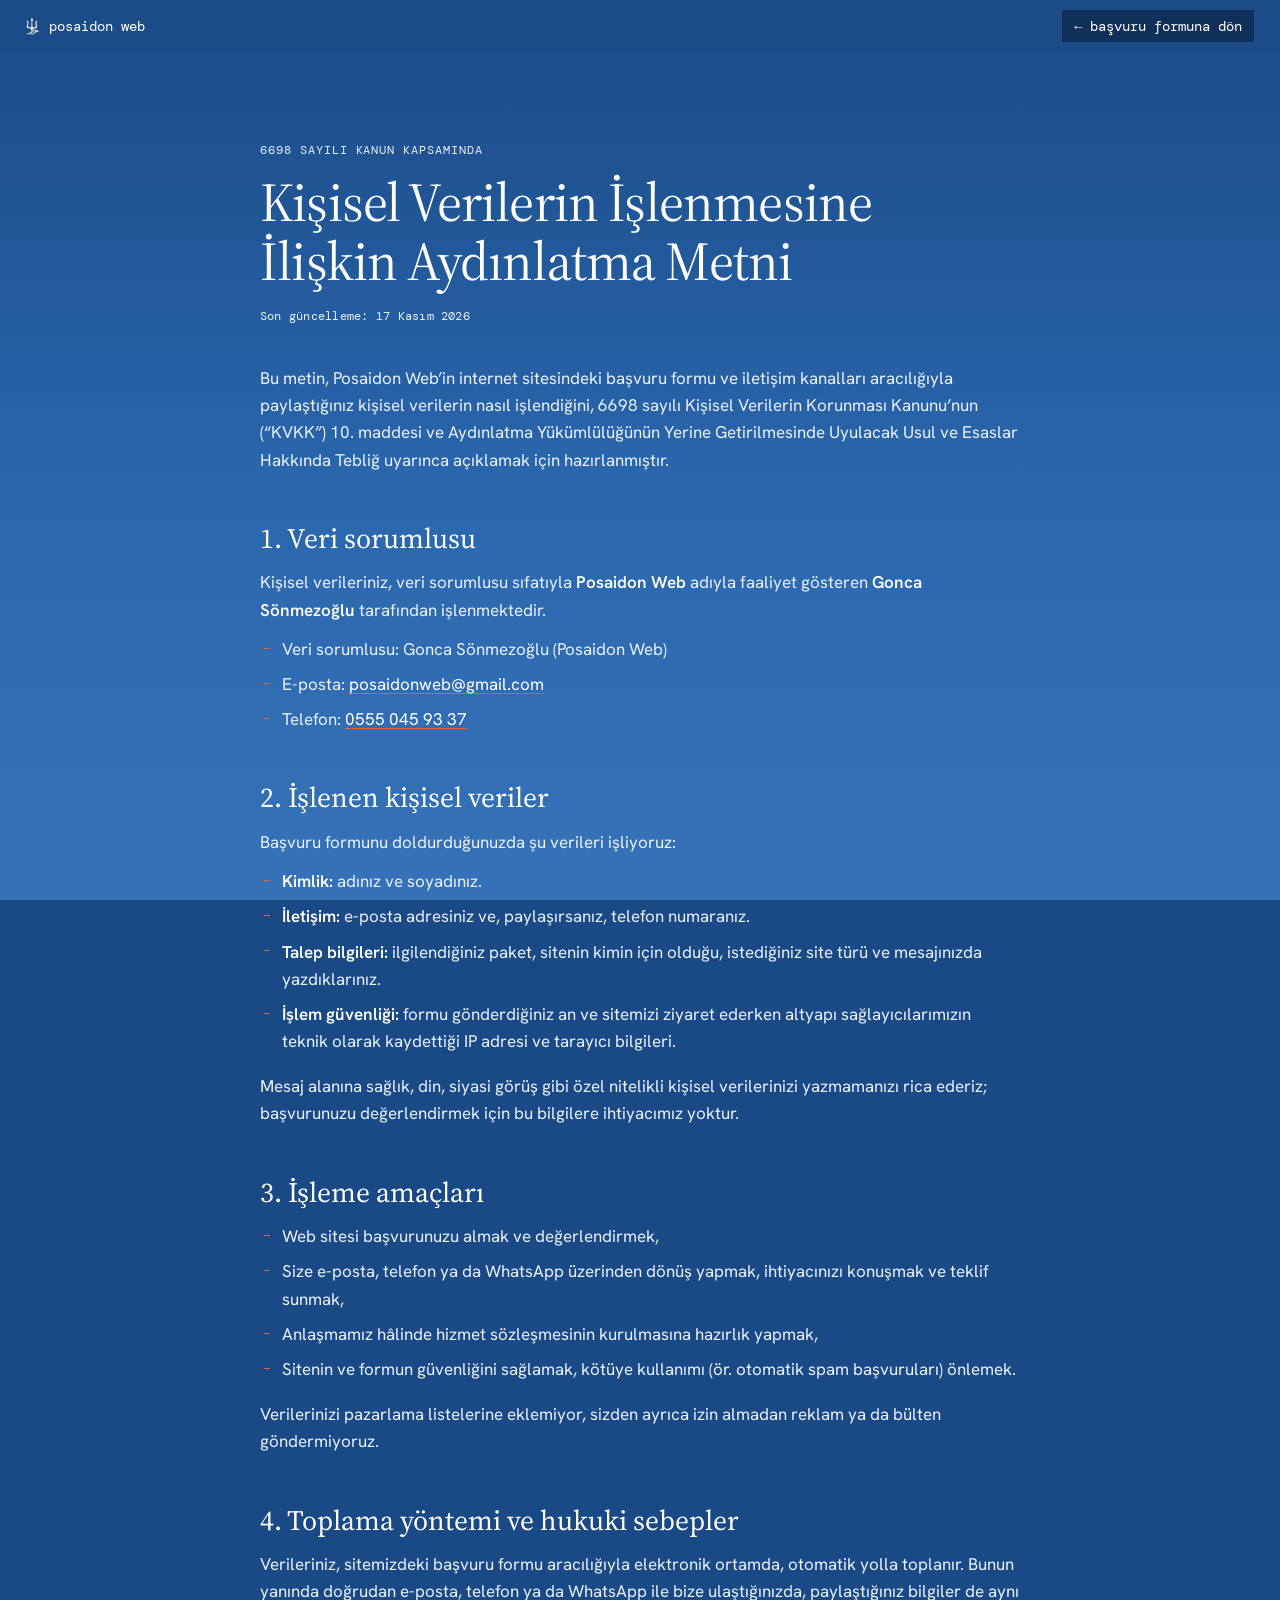
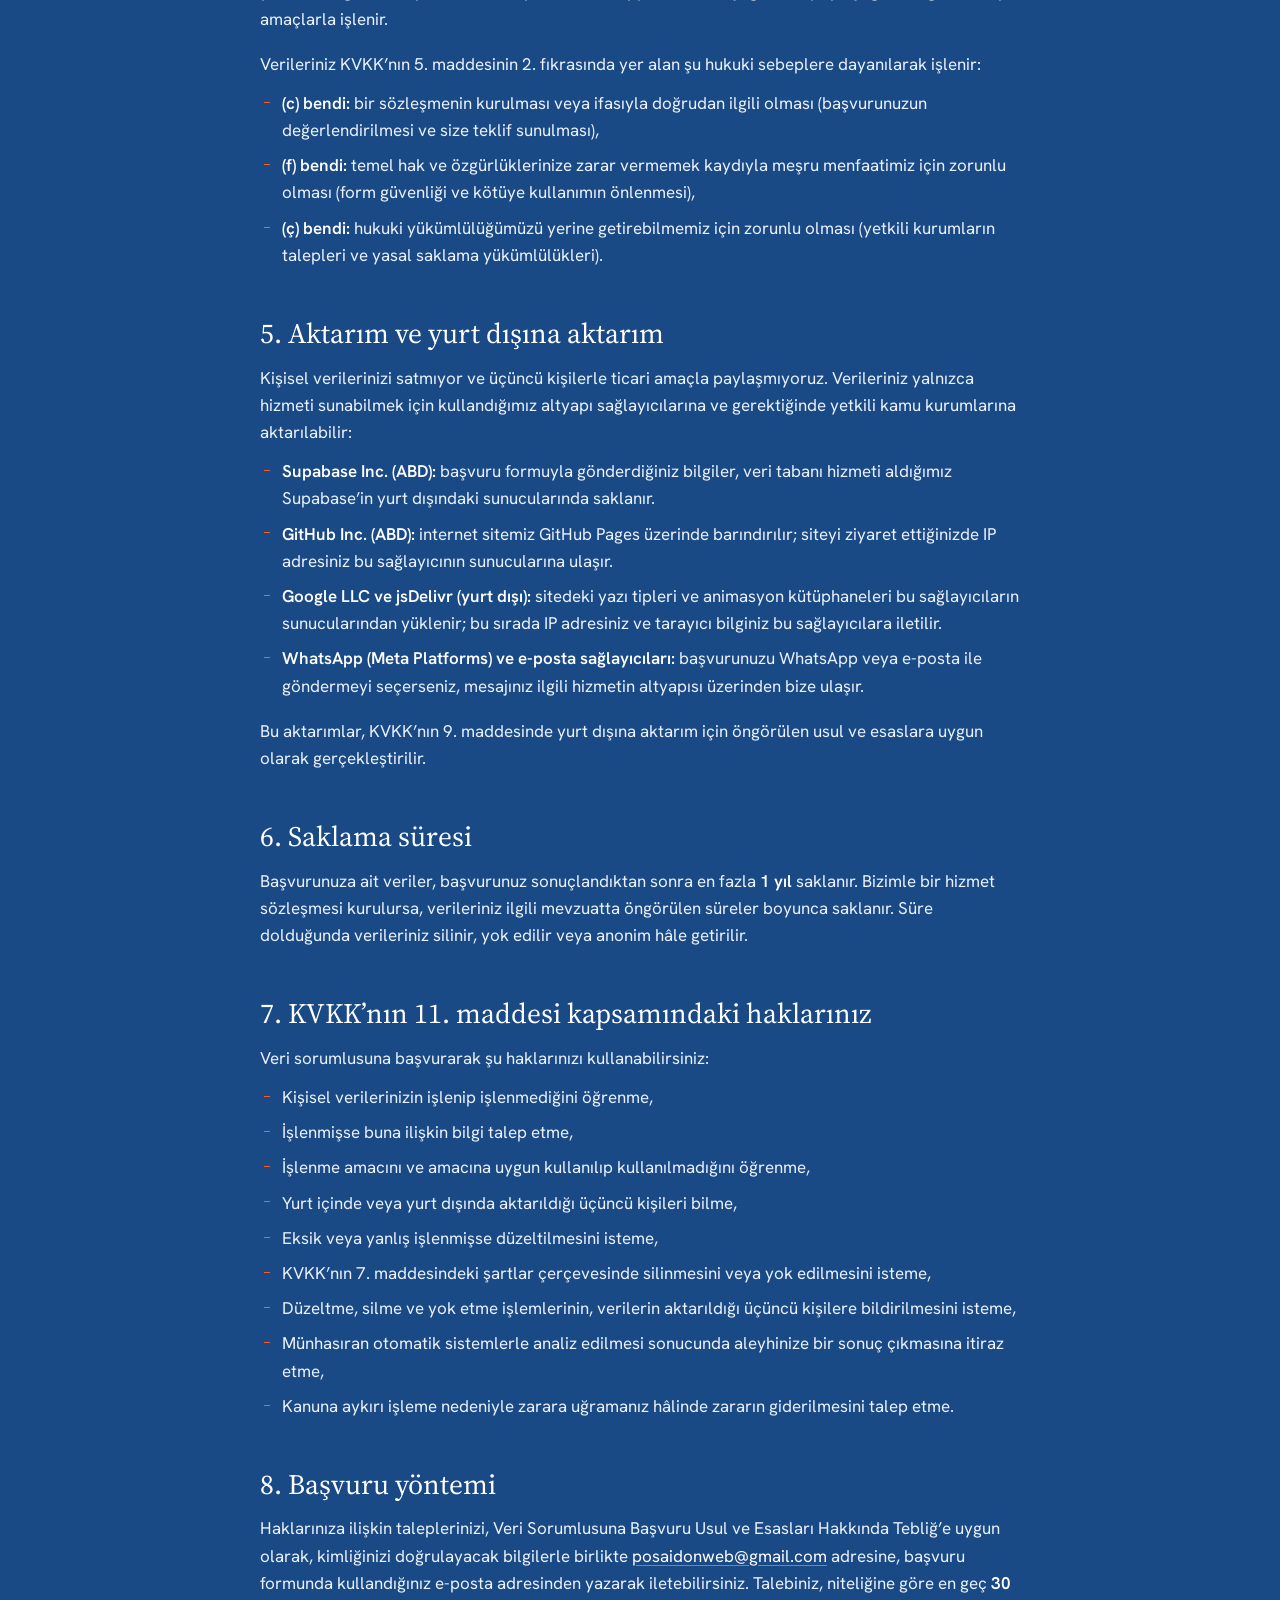
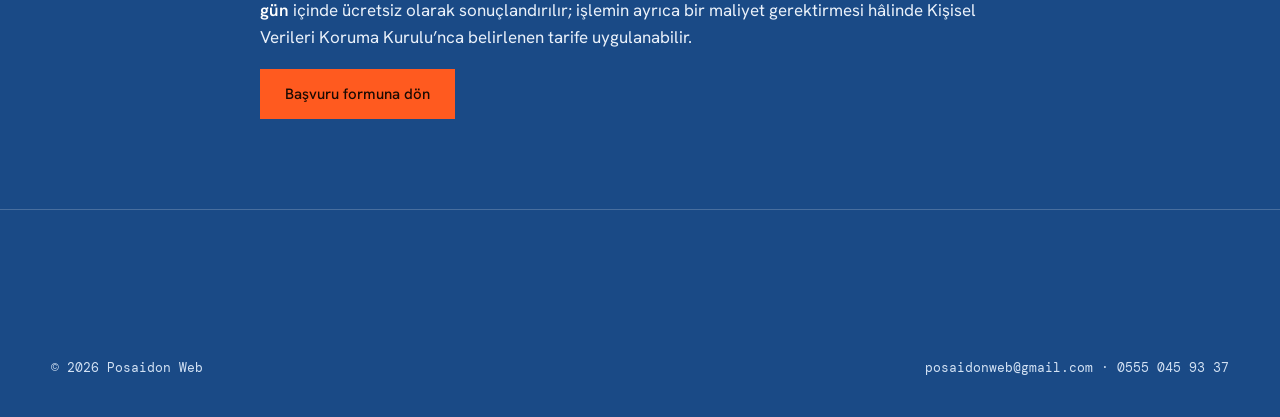
<file: aydinlatma-metni.html>
<!doctype html>
<html lang="tr">
<head>
  <meta charset="utf-8">
  <meta name="viewport" content="width=device-width, initial-scale=1">
  <title>KVKK Aydınlatma Metni — Posaidon Web</title>
  <meta name="description" content="Posaidon Web başvuru formu ve iletişim kanalları için 6698 sayılı Kişisel Verilerin Korunması Kanunu kapsamında aydınlatma metni.">
  <meta name="theme-color" content="#06101f">
  <link rel="icon" type="image/png" href="media/favicon.png">
  <link rel="preconnect" href="https://fonts.googleapis.com">
  <link rel="preconnect" href="https://fonts.gstatic.com" crossorigin>
  <link href="https://fonts.googleapis.com/css2?family=DM+Mono:wght@400;500&family=Hanken+Grotesk:wght@400;500;600&family=Source+Serif+4:opsz,wght@8..60,400;8..60,500&display=swap" rel="stylesheet">
  <link rel="stylesheet" href="css/style.css?v=40">
</head>
<body class="legal-page">
  <a class="skip" href="#metin">İçeriğe geç</a>
  <header class="nav nav--static">
    <div class="nav__row">
      <a class="nav__brand" href="index.html" aria-label="Posaidon Web ana sayfa">
        <img src="media/mark-light-520.png" alt="" width="14" height="19">
        <span>posaidon web</span>
      </a>
      <a class="nav__ghost legal__back" href="index.html#basvuru">← başvuru formuna dön</a>
    </div>
  </header>

  <main id="metin" class="legal">
    <div class="wrap legal__wrap">
      <p class="label">6698 sayılı kanun kapsamında</p>
      <h1 class="legal__title">Kişisel Verilerin İşlenmesine İlişkin Aydınlatma Metni</h1>
      <p class="legal__date label">Son güncelleme: 17 Kasım 2026</p>

      <p>Bu metin, Posaidon Web’in internet sitesindeki başvuru formu ve iletişim kanalları aracılığıyla paylaştığınız kişisel verilerin nasıl işlendiğini, 6698 sayılı Kişisel Verilerin Korunması Kanunu’nun (“KVKK”) 10. maddesi ve Aydınlatma Yükümlülüğünün Yerine Getirilmesinde Uyulacak Usul ve Esaslar Hakkında Tebliğ uyarınca açıklamak için hazırlanmıştır.</p>

      <h2>1. Veri sorumlusu</h2>
      <!-- Adres eklenecekse "Adres:" satırı olarak aşağıdaki listeye eklenebilir (KVKK md. 10/1-a). -->
      <p>Kişisel verileriniz, veri sorumlusu sıfatıyla <strong>Posaidon Web</strong> adıyla faaliyet gösteren <strong>Gonca Sönmezoğlu</strong> tarafından işlenmektedir.</p>
      <ul>
        <li>Veri sorumlusu: Gonca Sönmezoğlu (Posaidon Web)</li>
        <li>E-posta: <a href="mailto:posaidonweb@gmail.com">posaidonweb@gmail.com</a></li>
        <li>Telefon: <a href="tel:+905550459337">0555 045 93 37</a></li>
      </ul>

      <h2>2. İşlenen kişisel veriler</h2>
      <p>Başvuru formunu doldurduğunuzda şu verileri işliyoruz:</p>
      <ul>
        <li><strong>Kimlik:</strong> adınız ve soyadınız.</li>
        <li><strong>İletişim:</strong> e-posta adresiniz ve, paylaşırsanız, telefon numaranız.</li>
        <li><strong>Talep bilgileri:</strong> ilgilendiğiniz paket, sitenin kimin için olduğu, istediğiniz site türü ve mesajınızda yazdıklarınız.</li>
        <li><strong>İşlem güvenliği:</strong> formu gönderdiğiniz an ve sitemizi ziyaret ederken altyapı sağlayıcılarımızın teknik olarak kaydettiği IP adresi ve tarayıcı bilgileri.</li>
      </ul>
      <p>Mesaj alanına sağlık, din, siyasi görüş gibi özel nitelikli kişisel verilerinizi yazmamanızı rica ederiz; başvurunuzu değerlendirmek için bu bilgilere ihtiyacımız yoktur.</p>

      <h2>3. İşleme amaçları</h2>
      <ul>
        <li>Web sitesi başvurunuzu almak ve değerlendirmek,</li>
        <li>Size e-posta, telefon ya da WhatsApp üzerinden dönüş yapmak, ihtiyacınızı konuşmak ve teklif sunmak,</li>
        <li>Anlaşmamız hâlinde hizmet sözleşmesinin kurulmasına hazırlık yapmak,</li>
        <li>Sitenin ve formun güvenliğini sağlamak, kötüye kullanımı (ör. otomatik spam başvuruları) önlemek.</li>
      </ul>
      <p>Verilerinizi pazarlama listelerine eklemiyor, sizden ayrıca izin almadan reklam ya da bülten göndermiyoruz.</p>

      <h2>4. Toplama yöntemi ve hukuki sebepler</h2>
      <p>Verileriniz, sitemizdeki başvuru formu aracılığıyla elektronik ortamda, otomatik yolla toplanır. Bunun yanında doğrudan e-posta, telefon ya da WhatsApp ile bize ulaştığınızda, paylaştığınız bilgiler de aynı amaçlarla işlenir.</p>
      <p>Verileriniz KVKK’nın 5. maddesinin 2. fıkrasında yer alan şu hukuki sebeplere dayanılarak işlenir:</p>
      <ul>
        <li><strong>(c) bendi:</strong> bir sözleşmenin kurulması veya ifasıyla doğrudan ilgili olması (başvurunuzun değerlendirilmesi ve size teklif sunulması),</li>
        <li><strong>(f) bendi:</strong> temel hak ve özgürlüklerinize zarar vermemek kaydıyla meşru menfaatimiz için zorunlu olması (form güvenliği ve kötüye kullanımın önlenmesi),</li>
        <li><strong>(ç) bendi:</strong> hukuki yükümlülüğümüzü yerine getirebilmemiz için zorunlu olması (yetkili kurumların talepleri ve yasal saklama yükümlülükleri).</li>
      </ul>

      <h2>5. Aktarım ve yurt dışına aktarım</h2>
      <p>Kişisel verilerinizi satmıyor ve üçüncü kişilerle ticari amaçla paylaşmıyoruz. Verileriniz yalnızca hizmeti sunabilmek için kullandığımız altyapı sağlayıcılarına ve gerektiğinde yetkili kamu kurumlarına aktarılabilir:</p>
      <ul>
        <li><strong>Supabase Inc. (ABD):</strong> başvuru formuyla gönderdiğiniz bilgiler, veri tabanı hizmeti aldığımız Supabase’in yurt dışındaki sunucularında saklanır.</li>
        <li><strong>GitHub Inc. (ABD):</strong> internet sitemiz GitHub Pages üzerinde barındırılır; siteyi ziyaret ettiğinizde IP adresiniz bu sağlayıcının sunucularına ulaşır.</li>
        <li><strong>Google LLC ve jsDelivr (yurt dışı):</strong> sitedeki yazı tipleri ve animasyon kütüphaneleri bu sağlayıcıların sunucularından yüklenir; bu sırada IP adresiniz ve tarayıcı bilginiz bu sağlayıcılara iletilir.</li>
        <li><strong>WhatsApp (Meta Platforms) ve e-posta sağlayıcıları:</strong> başvurunuzu WhatsApp veya e-posta ile göndermeyi seçerseniz, mesajınız ilgili hizmetin altyapısı üzerinden bize ulaşır.</li>
      </ul>
      <p>Bu aktarımlar, KVKK’nın 9. maddesinde yurt dışına aktarım için öngörülen usul ve esaslara uygun olarak gerçekleştirilir.</p>

      <h2>6. Saklama süresi</h2>
      <p>Başvurunuza ait veriler, başvurunuz sonuçlandıktan sonra en fazla <strong>1 yıl</strong> saklanır. Bizimle bir hizmet sözleşmesi kurulursa, verileriniz ilgili mevzuatta öngörülen süreler boyunca saklanır. Süre dolduğunda verileriniz silinir, yok edilir veya anonim hâle getirilir.</p>

      <h2>7. KVKK’nın 11. maddesi kapsamındaki haklarınız</h2>
      <p>Veri sorumlusuna başvurarak şu haklarınızı kullanabilirsiniz:</p>
      <ul>
        <li>Kişisel verilerinizin işlenip işlenmediğini öğrenme,</li>
        <li>İşlenmişse buna ilişkin bilgi talep etme,</li>
        <li>İşlenme amacını ve amacına uygun kullanılıp kullanılmadığını öğrenme,</li>
        <li>Yurt içinde veya yurt dışında aktarıldığı üçüncü kişileri bilme,</li>
        <li>Eksik veya yanlış işlenmişse düzeltilmesini isteme,</li>
        <li>KVKK’nın 7. maddesindeki şartlar çerçevesinde silinmesini veya yok edilmesini isteme,</li>
        <li>Düzeltme, silme ve yok etme işlemlerinin, verilerin aktarıldığı üçüncü kişilere bildirilmesini isteme,</li>
        <li>Münhasıran otomatik sistemlerle analiz edilmesi sonucunda aleyhinize bir sonuç çıkmasına itiraz etme,</li>
        <li>Kanuna aykırı işleme nedeniyle zarara uğramanız hâlinde zararın giderilmesini talep etme.</li>
      </ul>

      <h2>8. Başvuru yöntemi</h2>
      <p>Haklarınıza ilişkin taleplerinizi, Veri Sorumlusuna Başvuru Usul ve Esasları Hakkında Tebliğ’e uygun olarak, kimliğinizi doğrulayacak bilgilerle birlikte <a href="mailto:posaidonweb@gmail.com">posaidonweb@gmail.com</a> adresine, başvuru formunda kullandığınız e-posta adresinden yazarak iletebilirsiniz. Talebiniz, niteliğine göre en geç <strong>30 gün</strong> içinde ücretsiz olarak sonuçlandırılır; işlemin ayrıca bir maliyet gerektirmesi hâlinde Kişisel Verileri Koruma Kurulu’nca belirlenen tarife uygulanabilir.</p>

      <p class="legal__end"><a class="btn btn--accent" href="index.html#basvuru">Başvuru formuna dön</a></p>
    </div>
  </main>

  <footer class="foot foot--legal">
    <div class="wrap">
      <div class="foot__row">
        <p>© <span>2026</span> Posaidon Web</p>
        <p><a href="mailto:posaidonweb@gmail.com">posaidonweb@gmail.com</a> · <a href="tel:+905550459337">0555 045 93 37</a></p>
      </div>
    </div>
  </footer>
</body>
</html>
</file>
<file: css/style.css>
/* Posaidon Web
   Referanslar: set.space (koyu zemin, içeriden fotoğraf, serif başlık, mono küçük harf menü, turuncu buton)
   ve auxia (açık panelde etiketli adımlar, tikli liste, önizleme kartı). Zemin videodaki lacivert. */
:root {
  --bg: #1b4c88;            /* gökyüzünün üst tonu: menü ve geçişler */
  --sky-top: #1a4a86;
  --sky-mid: #2a67ad;
  --sky-low: #3572b8;
  --bg-2: rgba(8, 26, 54, 0.38);
  --bg-3: rgba(8, 26, 54, 0.55);
  --ink: #ffffff;
  --ink-2: #eaf1fa;
  --muted: #d3e2f4;
  --line: rgba(255, 255, 255, 0.2);
  --line-2: rgba(255, 255, 255, 0.38);
  --accent: #ff5a1f;
  --accent-2: #ff7440;
  --accent-ink: #1a0a03;
  --cream: #efede6;
  --cream-ink: #15181d;
  --cream-muted: #5d6470;
  --blue: #2350e6;
  --err: #ff9b85;

  --serif: "Source Serif 4", "Iowan Old Style", Georgia, serif;
  --sans: "Hanken Grotesk", ui-sans-serif, system-ui, sans-serif;
  --mono: "DM Mono", ui-monospace, "SF Mono", Menlo, monospace;
  --gutter: clamp(16px, 4vw, 64px);
  --max: 1240px;
  --nav-h: 52px;
  --ease: cubic-bezier(0.16, 1, 0.3, 1);
  color-scheme: dark;
}

*, *::before, *::after { box-sizing: border-box; }
html { scroll-behavior: smooth; scroll-padding-top: var(--nav-h); -webkit-text-size-adjust: 100%; }
html { background: var(--sky-top); }
body { margin: 0; position: relative; isolation: isolate; background: linear-gradient(180deg, var(--sky-top) 0%, var(--sky-mid) 55%, var(--sky-low) 100%) fixed; color: var(--ink); font: 400 17px/1.6 var(--sans); -webkit-font-smoothing: antialiased; overflow-x: clip; }
main { overflow-x: clip; }
img, video, svg { display: block; max-width: 100%; }
a { color: inherit; text-decoration: none; }
h1, h2, h3, p, ul, ol, dl, dd, figure, fieldset { margin: 0; }
ul, ol { padding: 0; list-style: none; }
button, input, textarea { font: inherit; color: inherit; }
::selection { background: var(--accent); color: var(--accent-ink); }
:focus-visible { outline: 2px solid var(--accent-2); outline-offset: 3px; border-radius: 4px; }
html { scrollbar-color: var(--bg-3) var(--bg); }
.sr { position: absolute; width: 1px; height: 1px; overflow: hidden; clip: rect(0 0 0 0); white-space: nowrap; }
.hp { position: absolute; left: -9999px; width: 1px; height: 1px; overflow: hidden; }
.wrap { width: 100%; max-width: calc(var(--max) + var(--gutter) * 2); margin-inline: auto; padding-inline: var(--gutter); }
.skip { position: fixed; left: 12px; top: 8px; z-index: 100; padding: 10px 14px; background: var(--ink); color: var(--bg); font: 500 13px var(--mono); transform: translateY(-160%); transition: transform .3s var(--ease); }
.skip:focus { transform: none; }

/* Mono etiket (set.space'teki küçük büyük harf satırlar) */
.label { font: 400 12px/1.4 var(--mono); letter-spacing: .08em; text-transform: uppercase; color: var(--muted); }

/* ---------- Üst menü ---------- */
.nav { position: fixed; inset: 0 0 auto; z-index: 50; background: var(--bg); }
.nav__row { height: var(--nav-h); display: flex; align-items: center; gap: 22px; padding: 0 clamp(14px, 2vw, 28px); font: 400 13.5px var(--mono); }
.nav__brand { display: inline-flex; align-items: center; gap: 9px; min-height: 44px; }
.nav__brand img { width: 14px; height: auto; }
.nav__links { display: flex; gap: 4px; margin-right: auto; }
.nav__links a { padding: 12px 8px; color: var(--ink-2); transition: color .2s; position: relative; }
.nav__links a::after { content: ""; position: absolute; left: 8px; right: 8px; bottom: 9px; height: 1px; background: currentColor; transform: scaleX(0); transform-origin: right; transition: transform .4s var(--ease); }
.nav__links a:hover { color: var(--ink); }
.nav__links a:hover::after { transform: scaleX(1); transform-origin: left; }
.nav__clock { color: var(--muted); font-variant-numeric: tabular-nums; }
.nav__ghost, .nav__cta { display: inline-flex; align-items: center; min-height: 32px; padding: 0 12px; transition: background-color .2s, transform .2s var(--ease); }
.nav__ghost { background: var(--bg-3); }
.nav__ghost:hover { background: #17305a; }
.nav__cta { background: var(--accent); color: var(--accent-ink); font-weight: 500; }
.nav__cta:hover { background: var(--accent-2); transform: translateY(-1px); }
.nav__toggle { display: none; width: 44px; height: 44px; border: 0; background: transparent; cursor: pointer; position: relative; }
.nav__toggle i { position: absolute; left: 12px; right: 12px; height: 1.5px; background: var(--ink); transition: transform .35s var(--ease), top .35s var(--ease); }
.nav__toggle i:nth-of-type(1) { top: 18px; }
.nav__toggle i:nth-of-type(2) { top: 25px; }
.nav__toggle[aria-expanded="true"] i:nth-of-type(1) { top: 21px; transform: rotate(45deg); }
.nav__toggle[aria-expanded="true"] i:nth-of-type(2) { top: 21px; transform: rotate(-45deg); }
.menu { position: fixed; z-index: 49; inset: var(--nav-h) 0 0; background: var(--bg); display: flex; flex-direction: column; justify-content: space-between; padding: 20px var(--gutter) 36px; }
.menu[hidden] { display: none; }
.menu__links { display: flex; flex-direction: column; }
.menu__links a { font: 400 clamp(32px, 9vw, 46px)/1.15 var(--serif); padding: 10px 0; border-bottom: 1px solid var(--line); }
.menu__foot { display: flex; flex-direction: column; font: 400 14px var(--mono); color: var(--ink-2); }
.menu__foot a { min-height: 44px; display: flex; align-items: center; }

/* ---------- Butonlar ---------- */
.chip { display: inline-flex; align-items: center; min-height: 44px; padding: 0 18px; font: 400 13.5px var(--mono); background: rgba(6, 16, 31, .55); color: var(--ink); backdrop-filter: blur(6px); -webkit-backdrop-filter: blur(6px); transition: background-color .2s, transform .25s var(--ease); }
.chip:hover { background: rgba(6, 16, 31, .8); transform: translateY(-2px); }
.chip:active { transform: scale(.97); }
.chip--solid { background: var(--accent); color: var(--accent-ink); backdrop-filter: none; }
.chip--solid:hover { background: var(--accent-2); }
.btn { display: inline-flex; align-items: center; justify-content: center; min-height: 50px; padding: 0 24px; border: 1px solid transparent; font: 500 15px var(--sans); cursor: pointer; white-space: nowrap; transition: background-color .2s, border-color .2s, color .2s, transform .25s var(--ease); }
.btn:hover { transform: translateY(-2px); }
.btn:active { transform: translateY(0) scale(.97); }
.btn:disabled { opacity: .6; cursor: progress; transform: none; }
.btn--accent { background: var(--accent); color: var(--accent-ink); }
.btn--accent:hover { background: var(--accent-2); }
.btn--line { border-color: var(--line-2); color: var(--ink); }
.btn--line:hover { border-color: var(--ink); }
.btn--dark { background: var(--cream-ink); color: var(--cream); border-radius: 8px; }
.btn--dark:hover { background: var(--blue); }

/* ---------- Giriş (set.space) ---------- */
.pre .hero__center, .pre .nav { visibility: hidden; }
.hero { padding: var(--nav-h) clamp(8px, 1.2vw, 18px) 0; }
.hero__frame { position: relative; height: calc(100svh - var(--nav-h) - 12px); min-height: 560px; overflow: hidden; border-radius: 4px; isolation: isolate; }
.hero__frame picture, .hero__photo { position: absolute; inset: 0; width: 100%; height: 100%; }
.hero__photo { object-fit: cover; object-position: 40% 50%; transform-origin: 50% 60%; }
.hero__shade { position: absolute; inset: 0; background: linear-gradient(180deg, rgba(6, 16, 31, .15) 0%, rgba(6, 16, 31, .05) 40%, rgba(6, 16, 31, .55) 72%, var(--bg) 100%); }
.hero__center { position: absolute; inset: 0; display: flex; flex-direction: column; align-items: center; justify-content: center; text-align: center; padding: 0 var(--gutter) 6vh; }
.hero__mark { width: clamp(30px, 3.2vw, 44px); height: auto; margin-bottom: clamp(16px, 2.4vh, 26px); filter: drop-shadow(0 4px 18px rgba(6, 16, 31, .45)); }
.hero__title { font: 400 clamp(2.6rem, 5.2vw, 4.9rem)/1.02 var(--serif); letter-spacing: -0.015em; text-shadow: 0 2px 30px rgba(6, 16, 31, .35); }
.hero__title .line { display: block; }
.hero__title .shake { display: inline-block; }
.hero__sub { margin-top: clamp(18px, 3vh, 28px); max-width: 44ch; font: 400 14.5px/1.55 var(--mono); color: var(--ink); text-shadow: 0 1px 14px rgba(6, 16, 31, .6); }
.hero__actions { margin-top: clamp(20px, 3vh, 30px); display: flex; gap: 6px; flex-wrap: wrap; justify-content: center; }

/* ---------- Tanıtım metni (set.space) ---------- */
.intro { padding: clamp(96px, 16vh, 180px) 0 clamp(72px, 12vh, 140px); }
.statement { max-width: 30ch; font: 400 clamp(1.9rem, 3.6vw, 3.1rem)/1.16 var(--serif); letter-spacing: -0.012em; text-wrap: pretty; }
.statement .w { color: rgba(242, 239, 232, .26); }
.facts { margin-top: clamp(80px, 14vh, 150px); }
.facts__list { margin-top: 18px; border-top: 1px solid var(--line-2); }
.facts__list li { display: grid; grid-template-columns: 120px minmax(0, 1fr) minmax(0, 1.1fr); gap: 24px; align-items: baseline; padding: 26px 0; border-bottom: 1px solid var(--line); }
.facts__no { font: 400 13px var(--mono); color: var(--muted); }
.facts__list h2 { font: 400 clamp(1.5rem, 2.4vw, 2.1rem)/1.15 var(--serif); }
.facts__list p { color: var(--ink-2); max-width: 46ch; }

/* ---------- Film ---------- */
.film { padding-bottom: clamp(96px, 14vh, 160px); }
.film__head { display: flex; justify-content: space-between; padding-bottom: 14px; }
.film__frame { position: relative; border-radius: 4px; overflow: hidden; background: var(--bg-2); }
.film__video { width: 100%; aspect-ratio: 16 / 9; object-fit: cover; transition: transform .9s var(--ease); }
.film__frame:hover .film__video { transform: scale(1.02); }
.film__play { position: absolute; left: 50%; top: 50%; transform: translate(-50%, -50%); display: inline-flex; align-items: center; gap: 12px; min-height: 48px; padding: 6px 18px 6px 6px; border: 0; background: rgba(6, 16, 31, .7); backdrop-filter: blur(8px); -webkit-backdrop-filter: blur(8px); color: var(--ink); font: 400 13.5px var(--mono); cursor: pointer; transition: background-color .2s, transform .3s var(--ease); }
.film__play:hover { background: rgba(6, 16, 31, .9); transform: translate(-50%, calc(-50% - 2px)); }
.film__icon { width: 36px; height: 36px; display: grid; place-items: center; background: var(--accent); }
.film__icon svg { width: 14px; fill: var(--accent-ink); margin-left: 2px; }
.film__frame.is-playing .film__play { opacity: 0; pointer-events: none; }

/* ---------- Akış paneli (auxia) ---------- */
.flow { padding-bottom: clamp(96px, 14vh, 160px); }
.panel { position: relative; display: grid; grid-template-columns: 1.1fr 1fr 1fr 1fr; gap: 28px 24px; padding: clamp(28px, 3.4vw, 52px); background: var(--cream); color: var(--cream-ink); border-radius: 6px; overflow: hidden; }
.panel__lines { display: none; }
.panel::before { content: ""; position: absolute; left: clamp(28px, 3.4vw, 52px); right: 0; top: calc(clamp(28px, 3.4vw, 52px) + 14px); height: 1.5px; background: var(--blue); transform-origin: left; transform: scaleX(var(--line-p, 1)); }
.pill { position: relative; z-index: 1; display: inline-flex; align-items: center; gap: 6px; height: 28px; padding: 0 12px; border-radius: 999px; background: #e3e1da; font: 500 11.5px var(--mono); letter-spacing: .08em; text-transform: uppercase; color: var(--cream-ink); box-shadow: 0 0 0 6px var(--cream); }
.pill svg { width: 12px; height: 12px; fill: var(--blue); }
.flow__ask, .flow__col { display: flex; flex-direction: column; gap: 22px; align-items: flex-start; }
.ask { position: relative; width: 100%; max-width: 250px; min-height: 160px; padding: 18px 18px 52px; background: #fff; border-radius: 6px; box-shadow: 0 18px 36px -18px rgba(21, 24, 29, .35); font: 400 16px/1.4 var(--sans); }
.ask__send { position: absolute; right: 14px; bottom: 14px; width: 28px; height: 28px; border-radius: 6px; background: var(--blue); display: grid; place-items: center; }
.ask__send svg { width: 16px; fill: none; stroke: #fff; stroke-width: 2; stroke-linecap: round; stroke-linejoin: round; }
.steps { display: grid; gap: 10px; }
.steps li { display: inline-flex; align-items: center; gap: 8px; width: max-content; max-width: 100%; padding: 5px 12px 5px 8px; border: 1px solid #d6d3ca; border-radius: 999px; font: 400 11.5px/1.3 var(--mono); letter-spacing: .04em; text-transform: uppercase; color: var(--cream-muted); transition: color .3s, border-color .3s; }
.steps li::before { content: ""; flex: none; width: 12px; height: 12px; border-radius: 50%; border: 1.5px dashed #9aa0a9; transition: all .3s; }
.steps li.is-done { color: var(--cream-ink); border-color: #b9c6f3; }
.steps li.is-done::before { border: 0; background: var(--blue) url("data:image/svg+xml,%3Csvg xmlns='http://www.w3.org/2000/svg' viewBox='0 0 12 12'%3E%3Cpath d='M3 6.2 5 8l4-4.2' fill='none' stroke='%23fff' stroke-width='1.6' stroke-linecap='round' stroke-linejoin='round'/%3E%3C/svg%3E") center / 12px no-repeat; }
.preview { width: 100%; max-width: 250px; border-radius: 8px; overflow: hidden; background: #0d1626; color: #fff; box-shadow: 0 26px 46px -20px rgba(21, 24, 29, .55); }
.preview img { width: 100%; height: auto; aspect-ratio: 4 / 3; object-fit: cover; }
.preview__body { padding: 14px 16px 16px; font-size: 13px; color: #d3d8e1; }
.preview__title { font: 400 19px/1.2 var(--serif); color: #fff; margin-bottom: 4px; }
.preview__btn { display: inline-block; margin-top: 10px; padding: 6px 10px; background: rgba(255, 255, 255, .12); font: 400 12px var(--mono); }
.panel__copy { grid-column: 1 / -1; display: grid; grid-template-columns: minmax(0, 1.4fr) minmax(0, 1fr); gap: 16px 48px; align-items: end; margin-top: clamp(24px, 5vh, 56px); }
.panel__title { grid-row: span 2; font: 500 clamp(2.6rem, 5.4vw, 5rem)/.98 var(--sans); letter-spacing: -0.035em; }
.panel__copy p { color: var(--cream-muted); font-size: 17px; max-width: 42ch; }
.panel__copy .btn { justify-self: start; }

/* ---------- Başlıklar ---------- */
.h2 { font: 400 clamp(2.3rem, 4.6vw, 4rem)/1.05 var(--serif); letter-spacing: -0.015em; text-wrap: balance; }

/* ---------- Paketler (set.space numaralı liste) ---------- */
.pack { padding: clamp(80px, 12vh, 140px) 0; border-top: 1px solid var(--line); }
.pack__head { display: grid; grid-template-columns: minmax(0, 1.3fr) minmax(0, 1fr); gap: 32px 64px; align-items: end; }
.pack__head p { color: var(--ink-2); max-width: 44ch; }
.pack__label { margin-top: clamp(56px, 9vh, 96px); display: flex; justify-content: space-between; gap: 16px; flex-wrap: wrap; padding-bottom: 14px; border-bottom: 1px solid var(--line-2); }
.pack__label span { text-transform: none; letter-spacing: .02em; }
.tier { display: grid; grid-template-columns: 120px minmax(0, 1.1fr) minmax(0, 1fr) auto; gap: 24px; align-items: baseline; padding: 30px 0; border-bottom: 1px solid var(--line); transition: background-color .3s; }
.tier:hover { background: linear-gradient(90deg, rgba(242, 239, 232, .03), transparent 80%); }
.tier__no { font: 400 13px var(--mono); color: var(--muted); }
.tier__name h3 { font: 400 clamp(1.7rem, 2.8vw, 2.5rem)/1.1 var(--serif); }
.tier__name p { margin-top: 8px; color: var(--ink-2); max-width: 36ch; font-size: 16px; }
.tier__items { display: grid; gap: 6px; font: 400 13.5px/1.5 var(--mono); color: var(--ink-2); }
.tier__items li::before { content: "·"; display: inline-block; width: 18px; color: var(--muted); }
.tier__items li.is-new { color: var(--ink); }
.tier__items li.is-new::before { content: "+"; color: var(--accent); }
.tier__cta { display: inline-flex; align-items: center; gap: 8px; min-height: 44px; font: 400 13.5px var(--mono); color: var(--ink); white-space: nowrap; }
.tier__cta span { transition: transform .3s var(--ease); }
.tier__cta:hover { color: var(--accent-2); }
.tier__cta:hover span { transform: translateX(4px); }
.tier--pro .tier__name h3 { color: var(--accent-2); }

/* ---------- Örnek çalışmalar ---------- */
.work { padding: clamp(80px, 12vh, 140px) 0; border-top: 1px solid var(--line); }
.work__head { display: flex; justify-content: space-between; align-items: end; gap: 24px; flex-wrap: wrap; }
.work__head p { color: var(--ink-2); max-width: 38ch; }
.shots { margin-top: clamp(40px, 7vh, 72px); display: grid; grid-template-columns: repeat(5, 1fr); gap: 28px 16px; }
.shot { grid-column: span 2; display: flex; flex-direction: column; }
.shot__frame { flex: 1; }
.shot--wide { grid-column: span 3; }
.shot__frame { border-radius: 4px; overflow: hidden; background: var(--bg-2); transition: transform .45s var(--ease); }
.shot:hover .shot__frame { transform: translateY(-2px); }
.shot__frame > img { width: 100%; height: 100%; aspect-ratio: 4 / 3; object-fit: cover; transition: transform .8s var(--ease); }
.shot:hover .shot__frame > img { transform: scale(1.03); }
.shot__empty { aspect-ratio: 4 / 3; display: grid; place-items: center; background: radial-gradient(80% 90% at 50% 45%, var(--bg-3), var(--bg-2)); }
.shot--wide .shot__empty, .shot--wide .shot__frame > img { aspect-ratio: auto; height: 100%; min-height: 100%; }
.shot__empty img { width: 26px; height: auto; opacity: .3; transition: opacity .3s, transform .5s var(--ease); }
.shot:hover .shot__empty img { opacity: .6; transform: translateY(-3px); }
.shot__cap { display: flex; justify-content: space-between; padding-top: 12px; font: 400 13px var(--mono); color: var(--muted); }
.shot__cap span:first-child { color: var(--ink); }

/* ---------- Başvuru ---------- */
.apply { padding: clamp(80px, 12vh, 140px) 0; border-top: 1px solid var(--line); }
.apply__grid { display: grid; grid-template-columns: minmax(0, 1fr) minmax(0, 1.25fr); gap: 48px clamp(40px, 6vw, 96px); align-items: start; }
.apply__side { position: sticky; top: calc(var(--nav-h) + 40px); }
.apply__side > p { margin-top: 22px; color: var(--ink-2); max-width: 40ch; }
.contact { margin-top: 44px; border-top: 1px solid var(--line-2); }
.contact > div { display: grid; grid-template-columns: 110px 1fr; align-items: center; border-bottom: 1px solid var(--line); }
.contact dd a { display: inline-flex; min-height: 54px; align-items: center; font: 400 clamp(1.15rem, 1.7vw, 1.4rem) var(--serif); background: linear-gradient(currentColor, currentColor) 0 calc(100% - 12px) / 0 1px no-repeat; transition: background-size .45s var(--ease), color .2s; }
.contact dd a:hover { background-size: 100% 1px; color: var(--accent-2); }
.form { display: grid; gap: 26px; }
.form__title { padding-bottom: 14px; border-bottom: 1px solid var(--line-2); }
.form__two { display: grid; grid-template-columns: 1fr 1fr; gap: 26px; }
.field { border: 0; padding: 0; min-width: 0; }
.field label, .field legend { display: block; padding: 0; margin-bottom: 8px; font: 400 12.5px var(--mono); letter-spacing: .04em; color: var(--ink-2); }
.opt { color: var(--muted); }
.field input, .field textarea { width: 100%; min-height: 48px; padding: 10px 0; border: 0; border-bottom: 1px solid var(--line-2); border-radius: 0; background: transparent; color: var(--ink); font: 400 18px var(--sans); caret-color: var(--accent); transition: border-color .2s; }
.field textarea { resize: vertical; min-height: 120px; line-height: 1.5; padding: 12px; border: 1px solid var(--line-2); }
.field input::placeholder, .field textarea::placeholder { color: #75829a; }
.field input:hover, .field textarea:hover { border-color: rgba(242, 239, 232, .5); }
.field input:focus, .field textarea:focus { outline: none; border-color: var(--accent); }
.field.has-error input, .field.has-error textarea { border-color: var(--err); }
.field__err { margin-top: 8px; font: 400 13px var(--mono); color: var(--err); }
.field__err:empty { display: none; }
.opts { display: flex; flex-wrap: wrap; gap: 6px; }
.opt-chip { position: relative; cursor: pointer; }
.opt-chip input { position: absolute; inset: 0; opacity: 0; margin: 0; cursor: pointer; }
.opt-chip span { display: inline-flex; align-items: center; min-height: 44px; padding: 0 14px; background: var(--bg-2); font: 400 13px var(--mono); color: var(--ink-2); transition: background-color .2s, color .2s, transform .25s var(--ease); }
.opt-chip:hover span { background: var(--bg-3); color: var(--ink); transform: translateY(-1px); }
.opt-chip input:checked + span { background: var(--ink); color: var(--bg); }
.opt-chip input:focus-visible + span { outline: 2px solid var(--accent-2); outline-offset: 2px; }
.field.has-error .opt-chip span { box-shadow: inset 0 0 0 1px rgba(255, 155, 133, .5); }
.form__foot { display: flex; flex-wrap: wrap; gap: 10px; }

/* KVKK onay kutusu */
.consent { padding-top: 4px; }
.consent__row { position: relative; display: flex !important; align-items: flex-start; gap: 12px; min-height: 44px; margin: 0 !important; cursor: pointer; font: 400 15px/1.5 var(--sans) !important; letter-spacing: 0 !important; color: var(--ink) !important; }
.consent__row input { position: absolute; left: 0; top: 0; width: 24px; height: 24px; margin: 0; opacity: 0; cursor: pointer; }
.consent__box { flex: none; width: 22px; height: 22px; margin-top: 1px; border: 1.5px solid var(--line-2); background: var(--bg-2); transition: background-color .2s, border-color .2s; }
.consent__row:hover .consent__box { border-color: var(--ink); }
.consent__row input:checked + .consent__box { background: var(--accent) url("data:image/svg+xml,%3Csvg xmlns='http://www.w3.org/2000/svg' viewBox='0 0 22 22'%3E%3Cpath d='M6 11.5 9.5 15 16 7.5' fill='none' stroke='%231a0a03' stroke-width='2.2' stroke-linecap='round' stroke-linejoin='round'/%3E%3C/svg%3E") center / 20px no-repeat; border-color: var(--accent); }
.consent__row input:focus-visible + .consent__box { outline: 2px solid var(--accent-2); outline-offset: 3px; }
.consent__text a { text-decoration: underline; text-underline-offset: 3px; text-decoration-color: var(--accent); }
.consent__text a:hover { color: var(--accent-2); }
.field.has-error .consent__box { border-color: var(--err); }

/* Aydınlatma metni sayfası */
.nav--static { position: sticky; top: 0; }
.legal__back { margin-left: auto; }
.legal { padding: clamp(56px, 10vh, 110px) 0 clamp(64px, 10vh, 120px); }
.legal__wrap { max-width: calc(760px + var(--gutter) * 2); }
.legal__title { margin-top: 14px; font: 400 clamp(2rem, 4.4vw, 3.4rem)/1.08 var(--serif); letter-spacing: -0.015em; text-wrap: balance; }
.legal__date { margin-top: 18px; margin-bottom: 40px; text-transform: none; letter-spacing: .02em; }
.legal h2 { margin: 48px 0 14px; font: 400 clamp(1.35rem, 2.2vw, 1.75rem)/1.2 var(--serif); }
.legal p, .legal li { color: var(--ink-2); }
.legal p + p, .legal ul + p { margin-top: 18px; }
.legal ul { margin-top: 12px; display: grid; gap: 8px; padding-left: 0; }
.legal li { position: relative; padding-left: 22px; }
.legal li::before { content: ""; position: absolute; left: 4px; top: .7em; width: 6px; height: 1px; background: var(--accent); }
.legal strong { color: var(--ink); font-weight: 600; }
.legal a:not(.btn) { color: var(--ink); text-decoration: underline; text-underline-offset: 3px; text-decoration-color: var(--accent); }
.legal__end { margin-top: 56px; }
.foot--legal { padding-top: 0; }
.form__status { font: 400 14px/1.5 var(--mono); color: var(--ink); }
.form__status:empty { display: none; }

/* ---------- Alt bilgi ---------- */
.foot { padding: clamp(64px, 10vh, 110px) 0 28px; border-top: 1px solid var(--line); overflow: hidden; }
.foot__word { width: 100%; height: auto; opacity: .92; }
.foot__row { margin-top: clamp(32px, 5vh, 52px); display: flex; justify-content: space-between; align-items: center; flex-wrap: wrap; gap: 8px 24px; font: 400 13px var(--mono); color: var(--muted); }
.foot__links { display: flex; flex-wrap: wrap; }
.foot__links a, .foot__row p a { display: inline-flex; min-height: 44px; align-items: center; padding: 0 8px; transition: color .2s; }
.foot__row p a { padding: 0; }
.foot__links a:hover, .foot__row p a:hover { color: var(--ink); }
.foot__credit { margin-top: 12px; font: 400 11.5px/1.5 var(--mono); color: var(--muted); }
.foot__credit a { text-decoration: underline; text-underline-offset: 3px; }

/* ---------- Duyarlı ---------- */
@media (max-width: 1080px) {
  .nav__links { display: none; }
  .nav__clock { margin-left: auto; }
  .panel { grid-template-columns: 1fr 1fr; }
  .panel::before { display: none; }
  .panel__copy { grid-template-columns: 1fr; }
  .panel__title { grid-row: auto; }
  .apply__grid, .pack__head { grid-template-columns: 1fr; }
  .apply__side { position: static; }
  .tier { grid-template-columns: 70px minmax(0, 1fr) minmax(0, 1fr); }
  .tier__cta { grid-column: 2 / -1; }
  .facts__list li { grid-template-columns: 70px 1fr; }
  .facts__list p { grid-column: 2; }
}
@media (max-width: 720px) {
  .nav__clock, .nav__ghost, .nav__cta { display: none; }
  .nav__toggle { display: block; margin-left: auto; }
  .panel { grid-template-columns: 1fr; }
  .ask, .preview { max-width: none; }
  .tier { grid-template-columns: 44px minmax(0, 1fr); gap: 14px 12px; }
  .tier__items, .tier__cta { grid-column: 2; }
  .shots { grid-template-columns: 1fr; }
  .shot, .shot--wide { grid-column: auto; }
  .shot--wide .shot__frame { height: auto; }
  .shot--wide .shot__empty { aspect-ratio: 4 / 3; height: auto; }
  .facts__list li { grid-template-columns: 44px 1fr; gap: 6px 12px; }
  .form__two { grid-template-columns: 1fr; }
  .form__foot .btn { width: 100%; }
  .contact > div { grid-template-columns: 1fr; padding-top: 10px; }
  .foot__row { flex-direction: column; align-items: flex-start; }
  .foot__links a:first-child { padding-left: 0; }
}

@media (prefers-reduced-motion: reduce) {
  html { scroll-behavior: auto; }
  *, *::before, *::after { transition-duration: .01ms !important; animation-duration: .01ms !important; }
}

/* ---------- Hizmetler ---------- */
.services { padding: clamp(80px, 12vh, 140px) 0; border-top: 1px solid var(--line); }
.services__head { display: grid; grid-template-columns: minmax(0, 1.3fr) minmax(0, 1fr); gap: 32px 64px; align-items: end; }
.services__head p { color: var(--ink-2); max-width: 44ch; }
.services__grid { margin-top: clamp(48px, 8vh, 88px); display: grid; grid-template-columns: minmax(0, 1fr) minmax(0, 1.15fr); gap: clamp(32px, 5vw, 80px); align-items: start; }
.svc-list { border-top: 1px solid var(--line-2); }
.svc-list li { border-bottom: 1px solid var(--line); }
.svc { display: grid; grid-template-columns: 56px 1fr; gap: 16px; width: 100%; padding: 24px 0; text-align: left; background: none; border: 0; cursor: pointer; color: var(--ink-2); transition: color .25s; }
.svc__no { font: 400 13px/2 var(--mono); color: var(--muted); transition: color .25s; }
.svc__name { display: block; font: 400 clamp(1.45rem, 2.3vw, 2rem)/1.15 var(--serif); color: inherit; }
.svc__text { display: block; max-height: 0; margin-top: 0; overflow: hidden; opacity: 0; color: var(--ink-2); font-size: 16px; transition: max-height .45s var(--ease), margin .45s var(--ease), opacity .3s; }
.svc[aria-pressed="true"] { color: var(--ink); }
.svc[aria-pressed="true"] .svc__no { color: var(--accent); }
.svc[aria-pressed="true"] .svc__text { max-height: 6em; margin-top: 10px; opacity: 1; transition: max-height .5s var(--ease), margin .5s var(--ease), opacity .4s .1s; }
.svc:hover { color: var(--ink); }
.svc-stage { position: relative; aspect-ratio: 5 / 4; border-radius: 6px; background: radial-gradient(90% 90% at 60% 30%, #15325c, var(--bg-2) 70%); overflow: hidden; }
.stage { position: absolute; inset: 0; display: grid; place-items: center; opacity: 0; visibility: hidden; }
.stage.is-on { opacity: 1; visibility: visible; }

/* 01 site önizlemesi */
.mock-browser { position: absolute; left: 8%; top: 10%; width: 74%; border-radius: 8px; overflow: hidden; background: #fff; box-shadow: 0 30px 60px -24px rgba(0, 0, 0, .7); }
.mock-browser__bar { display: flex; align-items: center; gap: 6px; height: 26px; padding: 0 10px; background: #eceae4; }
.mock-browser__bar i { width: 7px; height: 7px; border-radius: 50%; background: #c9c6be; }
.mock-browser__bar span { margin-left: 10px; padding: 2px 10px; border-radius: 4px; background: #fff; font: 400 10px var(--mono); color: #6b7280; }
.mock-site__nav { display: flex; gap: 12px; align-items: center; padding: 10px 14px; font: 400 10px var(--mono); color: #58606c; }
.mock-site__nav b { margin-right: auto; font: 500 13px var(--serif); color: #14171c; }
.mock-site__hero { position: relative; height: 150px; margin: 0 10px; border-radius: 4px; background: center / cover; display: flex; flex-direction: column; justify-content: flex-end; padding: 14px; }
.mock-site__title { font: 400 20px/1.05 var(--serif); color: #fff; text-shadow: 0 1px 10px rgba(0, 0, 0, .3); }
.mock-site__btn { align-self: flex-start; margin-top: 8px; padding: 4px 8px; background: var(--accent); color: var(--accent-ink); font: 400 9px var(--mono); }
.mock-site__row { display: grid; grid-template-columns: repeat(3, 1fr); gap: 8px; padding: 10px; }
.mock-site__row span { height: 46px; border-radius: 4px; background: #f0eee8; }
.mock-phone { position: absolute; right: 7%; bottom: 8%; width: 24%; aspect-ratio: 9 / 18; padding: 6px; border-radius: 20px; background: #0d0f13; box-shadow: 0 30px 50px -18px rgba(0, 0, 0, .8); }
.mock-phone__screen { height: 100%; border-radius: 15px; background: center / cover; display: flex; flex-direction: column; justify-content: flex-end; padding: 12px; }
.mock-phone__screen p { font: 400 15px var(--serif); color: #fff; }
.mock-phone__screen span { margin-top: 6px; padding: 4px 6px; background: var(--accent); color: var(--accent-ink); font: 400 8px var(--mono); text-align: center; }

/* 02 logo */
.logo-grid { position: relative; width: 46%; aspect-ratio: 1; display: grid; place-items: center; background-image: linear-gradient(rgba(242,239,232,.08) 1px, transparent 1px), linear-gradient(90deg, rgba(242,239,232,.08) 1px, transparent 1px); background-size: 12.5% 12.5%; border: 1px solid rgba(242, 239, 232, .14); }
.logo-grid img { width: 52%; height: auto; position: relative; }
.logo-grid__c { position: absolute; border: 1px solid rgba(255, 90, 31, .55); border-radius: 50%; }
.logo-grid__c--1 { inset: 12%; }
.logo-grid__c--2 { inset: 30% 30% 34% 30%; border-style: dashed; }
.logo-swatches { position: absolute; bottom: 9%; display: flex; gap: 8px; }
.logo-swatches span { width: 34px; height: 34px; border-radius: 50%; background: var(--c); box-shadow: 0 0 0 1px rgba(242, 239, 232, .2); }

/* 03 film */
.film-card { position: relative; width: 82%; aspect-ratio: 16 / 9; border-radius: 6px; background: center / cover; box-shadow: 0 30px 60px -24px rgba(0, 0, 0, .75); display: grid; place-items: center; overflow: hidden; }
.film-card__play { width: 60px; height: 60px; display: grid; place-items: center; background: var(--accent); }
.film-card__play svg { width: 22px; fill: var(--accent-ink); margin-left: 3px; }
.film-card__bar { position: absolute; left: 14px; right: 60px; bottom: 16px; height: 3px; background: rgba(255, 255, 255, .3); }
.film-card__fill { display: block; height: 100%; width: 38%; background: #fff; }
.film-card__time { position: absolute; right: 14px; bottom: 10px; font: 400 11px var(--mono); color: #fff; }

/* 04 PR */
.post { position: absolute; left: 10%; top: 9%; width: 50%; border-radius: 10px; background: #fff; color: #14171c; overflow: hidden; box-shadow: 0 30px 60px -24px rgba(0, 0, 0, .75); }
.post__head { display: flex; align-items: center; gap: 8px; padding: 10px 12px; font: 400 11px var(--sans); color: #6b7280; }
.post__head b { color: #14171c; }
.post__avatar { width: 26px; height: 26px; border-radius: 50%; background: var(--bg); display: grid; place-items: center; }
.post__avatar img { width: 10px; height: auto; }
.post__img { aspect-ratio: 1; background: center / cover; display: flex; align-items: flex-end; padding: 14px; }
.post__img p { font: 400 22px/1.05 var(--serif); color: #fff; text-shadow: 0 1px 12px rgba(0, 0, 0, .35); }
.post__text { padding: 10px 12px 14px; font-size: 12px; line-height: 1.45; }
.press { position: absolute; right: 8%; bottom: 12%; width: 42%; padding: 18px; background: var(--cream); color: var(--cream-ink); border-radius: 6px; box-shadow: 0 24px 50px -20px rgba(0, 0, 0, .7); }
.press .label { color: var(--cream-muted); }
.press p { margin-top: 8px; font: 400 16px/1.35 var(--serif); }

/* ---------- Kapanış bandı ---------- */
.close { padding: 0 clamp(8px, 1.2vw, 18px) clamp(80px, 12vh, 140px); }
.close__frame { position: relative; min-height: 78svh; border-radius: 4px; overflow: hidden; display: grid; place-items: center; text-align: center; }
.close__photo { position: absolute; inset: 0; width: 100%; height: 100%; object-fit: cover; }
.close__shade { position: absolute; inset: 0; background: linear-gradient(180deg, rgba(6, 16, 31, .35), rgba(6, 16, 31, .55) 60%, rgba(6, 16, 31, .85)); }
.close__body { position: relative; padding: 48px var(--gutter); display: flex; flex-direction: column; align-items: center; }
.close__title { font: 400 clamp(2.4rem, 5.6vw, 5rem)/1.04 var(--serif); letter-spacing: -0.015em; max-width: 14ch; text-wrap: balance; }
.close__body > p { margin-top: 20px; max-width: 46ch; font: 400 14.5px/1.55 var(--mono); }
.close .hero__actions { margin-top: 28px; }

/* ---------- SSS ---------- */
.faq { padding: clamp(80px, 12vh, 140px) 0; border-top: 1px solid var(--line); }
.faq__grid { display: grid; grid-template-columns: minmax(0, 1fr) minmax(0, 1.4fr); gap: 40px clamp(40px, 6vw, 96px); align-items: start; }
.faq__side { position: sticky; top: calc(var(--nav-h) + 40px); }
.faq__side p { margin-top: 20px; color: var(--ink-2); max-width: 32ch; }
.faq__list { border-top: 1px solid var(--line-2); }
.qa { border-bottom: 1px solid var(--line); }
.qa summary { position: relative; display: block; padding: 24px 48px 24px 0; font: 400 clamp(1.2rem, 1.8vw, 1.45rem)/1.3 var(--serif); cursor: pointer; list-style: none; transition: color .2s; }
.qa summary::-webkit-details-marker { display: none; }
.qa summary::before, .qa summary::after { content: ""; position: absolute; right: 8px; top: 50%; width: 14px; height: 1.5px; background: var(--ink-2); transition: transform .35s var(--ease), background-color .2s; }
.qa summary::after { transform: rotate(90deg); }
.qa[open] summary::after { transform: rotate(0); }
.qa summary:hover { color: var(--accent-2); }
.qa summary:hover::before, .qa summary:hover::after { background: var(--accent-2); }
.qa p { padding: 0 48px 26px 0; color: var(--ink-2); max-width: 60ch; }
.qa p a { color: var(--ink); text-decoration: underline; text-underline-offset: 3px; text-decoration-color: var(--accent); }

@media (max-width: 1080px) {
  .services__head, .services__grid, .faq__grid { grid-template-columns: 1fr; }
  .faq__side { position: static; }
  .svc-stage { max-width: 640px; }
}
@media (max-width: 720px) {
  .svc { grid-template-columns: 44px 1fr; }
  .post { width: 58%; }
  .press { width: 52%; padding: 12px; }
  .press p { font-size: 13px; }
  .mock-site__hero { height: 100px; }
  .mock-site__title { font-size: 14px; }
  .mock-site__nav span { display: none; }
  .mock-phone__screen p { font-size: 11px; }
  .mock-phone__screen span { font-size: 7px; }
}

/* ---------- Gökyüzü ve bulutlar ---------- */
.sky { position: absolute; inset: 0; z-index: -1; overflow: hidden; pointer-events: none; }
.cloud { position: absolute; width: var(--w, 520px); aspect-ratio: 2.6 / 1; opacity: var(--o, .55); filter: blur(14px);
  background:
    radial-gradient(closest-side at 30% 62%, #fff 0 60%, transparent 100%),
    radial-gradient(closest-side at 52% 42%, #fff 0 62%, transparent 100%),
    radial-gradient(closest-side at 72% 60%, #fff 0 58%, transparent 100%),
    radial-gradient(closest-side at 50% 72%, rgba(255,255,255,.9) 0 55%, transparent 100%);
  background-size: 55% 90%, 60% 100%, 50% 85%, 90% 60%; background-repeat: no-repeat;
  background-position: 0% 70%, 40% 0%, 100% 70%, 50% 100%; }
.legal-page .sky { display: none; }

/* ---------- Tanıtım metninin yanındaki görsel (yalnızca geniş ekran) ---------- */
.intro__top { display: grid; grid-template-columns: minmax(0, 1.25fr) minmax(0, 1fr); gap: clamp(32px, 5vw, 80px); align-items: center; }
.intro__top .statement { grid-column: 1; grid-row: 1; }
.intro__art { grid-column: 2; grid-row: 1; position: relative; aspect-ratio: 1 / 1; max-width: 520px; justify-self: end; width: 100%; }
.art-browser { position: absolute; left: 0; top: 6%; width: 86%; border-radius: 8px; overflow: hidden; background: #fff; box-shadow: 0 30px 60px -24px rgba(8, 26, 54, .6); }
.art-browser__img { aspect-ratio: 16 / 10; background: center / cover; display: flex; align-items: flex-end; padding: 18px; }
.art-browser__img p { font: 400 26px/1.05 var(--serif); color: #fff; text-shadow: 0 1px 12px rgba(0, 0, 0, .3); }
.art-biz { position: absolute; right: 0; bottom: 12%; transform: rotate(-4deg); }
.art-logo { position: absolute; left: 10%; bottom: 0; width: 92px; height: 92px; border-radius: 50%; background: rgba(8, 26, 54, .55); backdrop-filter: blur(6px); -webkit-backdrop-filter: blur(6px); display: grid; place-items: center; box-shadow: 0 20px 40px -20px rgba(8, 26, 54, .7); }
.art-logo img { width: 30px; height: auto; }

/* Kartvizit / davetiye kartları */
.pcard { width: 230px; padding: 18px 20px; background: #fbfaf6; color: #14171c; border-radius: 4px; box-shadow: 0 24px 48px -20px rgba(8, 26, 54, .7); }
.pcard img { width: 18px; height: auto; filter: brightness(0) saturate(100%) invert(18%) sepia(36%) saturate(1700%) hue-rotate(195deg); }
.pcard__name { margin-top: 26px; font: 400 20px/1.1 var(--serif); }
.pcard__small { margin-top: 6px; font: 400 11px var(--mono); color: #5d6470; }
.pcard .label { color: #8a7a55; }
.pcard--biz { aspect-ratio: 85 / 55; display: flex; flex-direction: column; justify-content: space-between; }
.pcard--biz .pcard__name { margin-top: auto; }
.pcard--invite { width: 240px; aspect-ratio: 5 / 7; display: flex; flex-direction: column; align-items: center; justify-content: center; text-align: center; border: 1px solid #e3dccb; outline: 1px solid #c9b88f; outline-offset: -10px; }
.pcard__big { margin-top: 14px; font: italic 400 34px/1.05 var(--serif); }
.stage--print .pcard--invite { position: absolute; left: 14%; top: 10%; transform: rotate(-3deg); }
.stage--print .pcard--biz { position: absolute; right: 12%; bottom: 14%; transform: rotate(4deg); }

.pack__note { margin-top: 16px; font: 400 13px var(--mono); color: var(--muted); }

@media (max-width: 1080px) {
  .intro__top { grid-template-columns: 1fr; }
  .intro__art { display: none; }
}
@media (max-width: 720px) {
  .pcard--invite { width: 170px; }
  .pcard__big { font-size: 24px; }
  .stage--print .pcard--biz { width: 180px; }
}

/* Eskizden yayına */
.sketch{padding:clamp(72px,10vw,140px) 0 0}
.sketch__head{display:flex;justify-content:space-between;align-items:end;gap:24px;margin-bottom:28px;flex-wrap:wrap}
.sketch__head p{max-width:38ch;opacity:.8;margin:0}
.sketch__frame{position:relative;margin:0;border-radius:14px;overflow:hidden;aspect-ratio:1408/768;box-shadow:0 30px 80px -30px rgba(3,12,30,.6)}
.sketch__img{position:absolute;inset:0;width:100%;height:100%;object-fit:cover}
.sketch__img--draw{clip-path:inset(0 0 0 var(--cut,50%))}
.sketch__line{position:absolute;top:0;bottom:0;left:var(--cut,50%);width:2px;background:var(--accent);box-shadow:0 0 12px var(--accent)}
.sketch__tag{position:absolute;bottom:14px;padding:4px 10px;border-radius:99px;background:rgba(6,16,31,.7);color:#f2efe8}
.sketch__tag--a{right:14px}.sketch__tag--b{left:14px}
</file>
